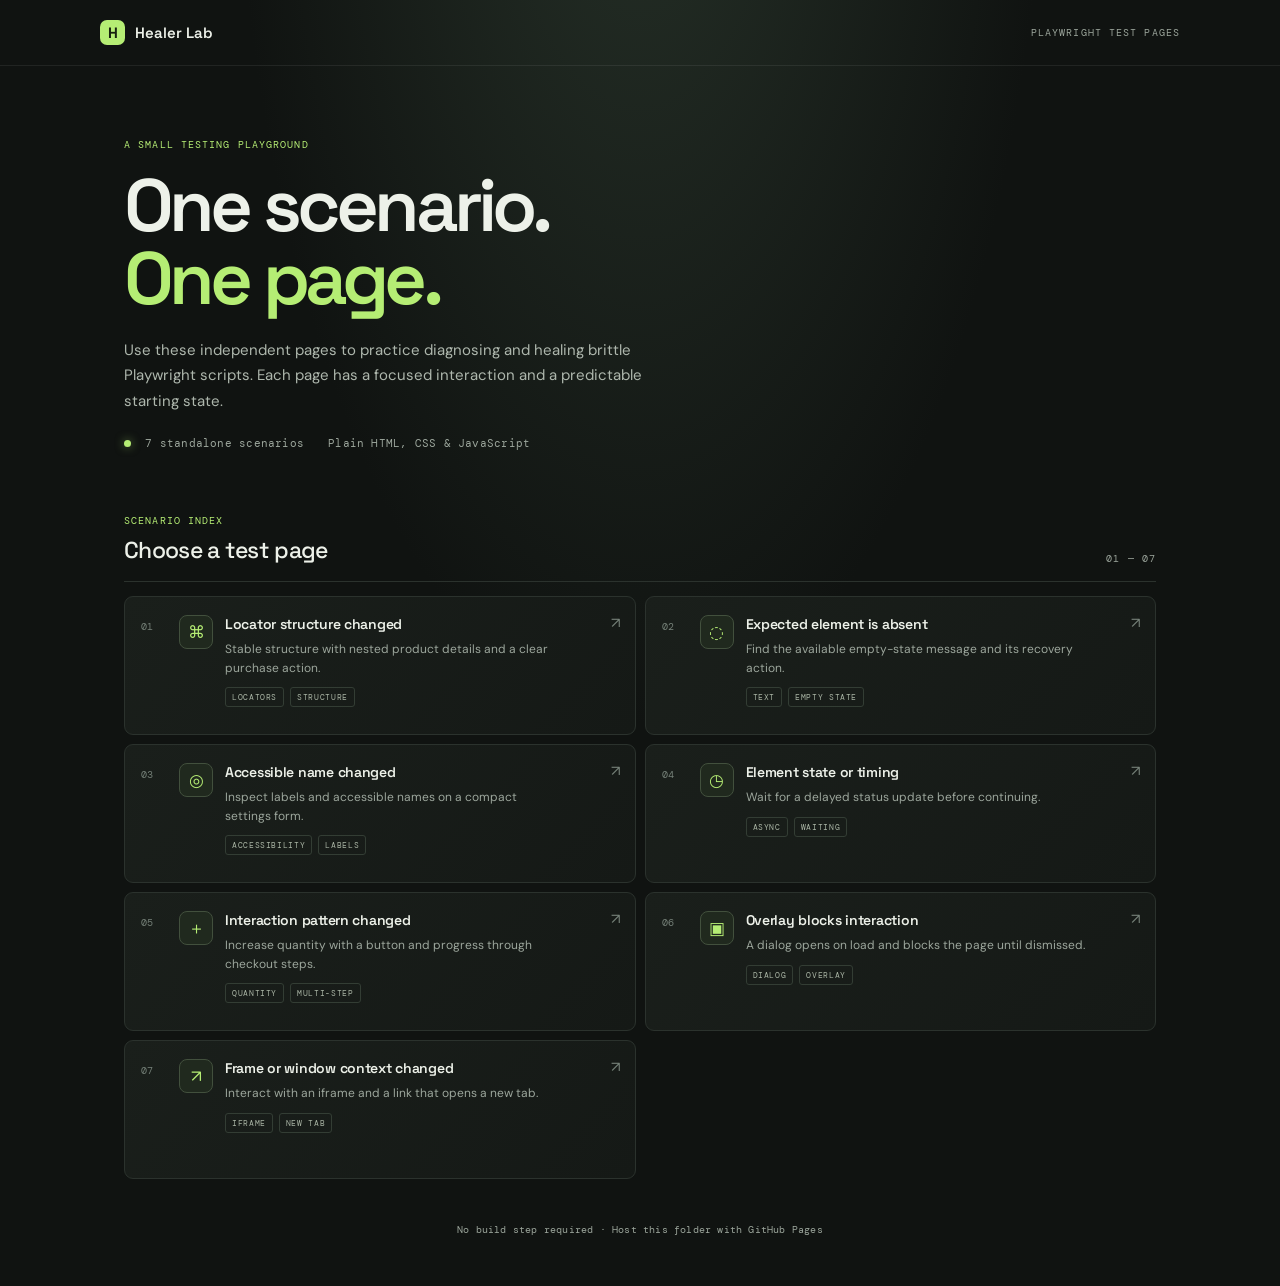
<file: index.html>
<!doctype html>
<html lang="en">
<head>
  <meta charset="utf-8">
  <meta name="viewport" content="width=device-width, initial-scale=1">
  <meta name="description" content="Independent pages for practicing Playwright script healer scenarios.">
  <title>Healer Lab — Playwright scenarios</title>
  <link rel="stylesheet" href="assets/styles.css">
</head>
<body>
  <header class="topbar"><a class="brand" href="index.html"><span class="brand-mark">H</span> Healer Lab</a><span class="topbar-note">PLAYWRIGHT TEST PAGES</span></header>
  <main class="shell">
    <section class="hero">
      <p class="eyebrow">A SMALL TESTING PLAYGROUND</p>
      <h1>One scenario.<br><span>One page.</span></h1>
      <p class="hero-copy">Use these independent pages to practice diagnosing and healing brittle Playwright scripts. Each page has a focused interaction and a predictable starting state.</p>
      <div class="hero-meta"><span><i class="status-dot"></i> 7 standalone scenarios</span><span>Plain HTML, CSS &amp; JavaScript</span></div>
    </section>
    <section class="scenario-section" aria-labelledby="scenario-heading">
      <div class="section-heading"><div><p class="eyebrow">SCENARIO INDEX</p><h2 id="scenario-heading">Choose a test page</h2></div><span class="section-count">01 — 07</span></div>
      <div class="scenario-grid">
        <a class="scenario-card" href="scenarios/locator-structure.html"><span class="card-number">01</span><span class="card-icon">⌘</span><span class="card-content"><strong>Locator structure changed</strong><small>Stable structure with nested product details and a clear purchase action.</small><span class="card-tags"><em>LOCATORS</em><em>STRUCTURE</em></span></span><span class="card-arrow">↗</span></a>
        <a class="scenario-card" href="scenarios/absent-element.html"><span class="card-number">02</span><span class="card-icon">◌</span><span class="card-content"><strong>Expected element is absent</strong><small>Find the available empty-state message and its recovery action.</small><span class="card-tags"><em>TEXT</em><em>EMPTY STATE</em></span></span><span class="card-arrow">↗</span></a>
        <a class="scenario-card" href="scenarios/accessible-name.html"><span class="card-number">03</span><span class="card-icon">◎</span><span class="card-content"><strong>Accessible name changed</strong><small>Inspect labels and accessible names on a compact settings form.</small><span class="card-tags"><em>ACCESSIBILITY</em><em>LABELS</em></span></span><span class="card-arrow">↗</span></a>
        <a class="scenario-card" href="scenarios/element-state.html"><span class="card-number">04</span><span class="card-icon">◷</span><span class="card-content"><strong>Element state or timing</strong><small>Wait for a delayed status update before continuing.</small><span class="card-tags"><em>ASYNC</em><em>WAITING</em></span></span><span class="card-arrow">↗</span></a>
        <a class="scenario-card" href="scenarios/interaction-pattern.html"><span class="card-number">05</span><span class="card-icon">＋</span><span class="card-content"><strong>Interaction pattern changed</strong><small>Increase quantity with a button and progress through checkout steps.</small><span class="card-tags"><em>QUANTITY</em><em>MULTI-STEP</em></span></span><span class="card-arrow">↗</span></a>
        <a class="scenario-card" href="scenarios/overlay.html"><span class="card-number">06</span><span class="card-icon">▣</span><span class="card-content"><strong>Overlay blocks interaction</strong><small>A dialog opens on load and blocks the page until dismissed.</small><span class="card-tags"><em>DIALOG</em><em>OVERLAY</em></span></span><span class="card-arrow">↗</span></a>
        <a class="scenario-card" href="scenarios/frame-context.html"><span class="card-number">07</span><span class="card-icon">↗</span><span class="card-content"><strong>Frame or window context changed</strong><small>Interact with an iframe and a link that opens a new tab.</small><span class="card-tags"><em>IFRAME</em><em>NEW TAB</em></span></span><span class="card-arrow">↗</span></a>
      </div>
    </section>
    <p class="index-foot">No build step required · Host this folder with GitHub Pages</p>
  </main>
  <script src="assets/app.js"></script>
</body>
</html>
</file>
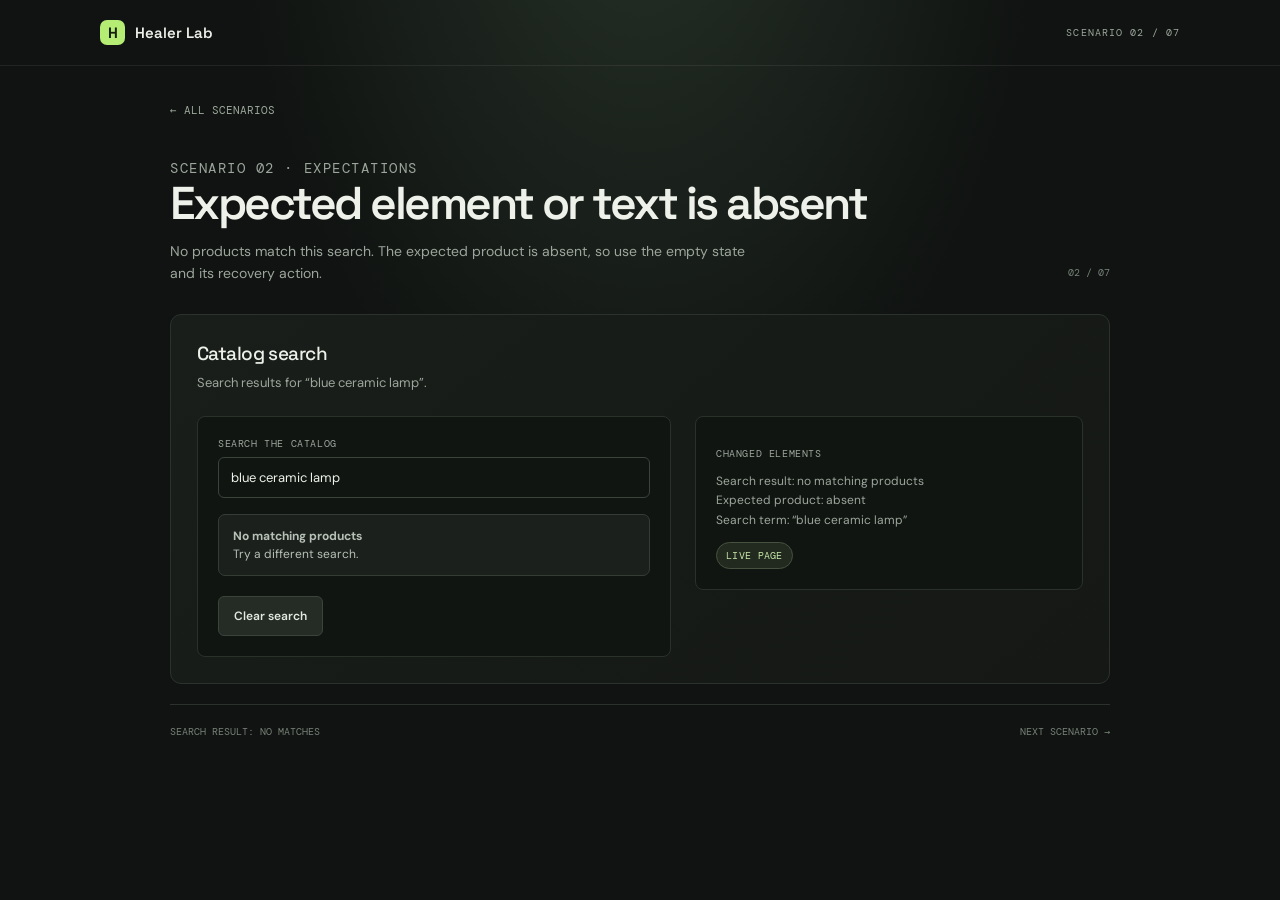
<file: scenarios/absent-element.html>
<!doctype html>
<html lang="en">
  <head>
    <meta charset="utf-8">
    <meta name="viewport" content="width=device-width, initial-scale=1">
    <title>Expected element absent — Healer Lab</title>
    <link rel="stylesheet" href="../assets/styles.css">
  </head>
  <body>
    <header class="topbar">
      <a class="brand" href="../index.html">
        <span class="brand-mark">H</span> Healer Lab
      </a>
      <span class="topbar-note">SCENARIO 02 / 07</span>
    </header>

    <main class="page-shell">
      <a class="back-link" href="../index.html">← ALL SCENARIOS</a>

      <header class="page-header">
        <div>
          <p class="scenario-kicker">SCENARIO 02 · EXPECTATIONS</p>
          <h1>Expected element or text is absent</h1>
          <p>
            No products match this search. The expected product is absent, so
            use the empty state and its recovery action.
          </p>
        </div>
        <span class="scenario-index">02 / 07</span>
      </header>

      <section class="demo-panel">
        <h2>Catalog search</h2>
        <p>Search results for “blue ceramic lamp”.</p>

        <div class="demo-layout">
          <div class="demo-card">
            <div class="field">
              <label class="field-label" for="catalog-search">SEARCH THE CATALOG</label>
              <input
                class="input"
                id="catalog-search"
                type="search"
                value="blue ceramic lamp"
                aria-label="Search the catalog"
              >
            </div>

            <article class="notice neutral" data-testid="empty-state">
              <strong>No matching products</strong><br>
              Try a different search.
            </article>

            <div class="action-row">
              <button
                class="button secondary"
                id="clear-search"
                type="button"
                data-reveal="search-cleared"
              >
                Clear search
              </button>
            </div>
            <div id="search-cleared" class="notice" role="status" hidden>
              Search cleared. Enter a new search term to try again.
            </div>
          </div>

          <aside class="demo-card">
            <p class="field-label">CHANGED ELEMENTS</p>
            <p class="muted">
              Search result: no matching products<br>
              Expected product: absent<br>
              Search term: “blue ceramic lamp”
            </p>
            <span class="state-pill">LIVE PAGE</span>
          </aside>
        </div>
      </section>

      <footer class="scenario-footer">
        <span>SEARCH RESULT: NO MATCHES</span>
        <a href="accessible-name.html">NEXT SCENARIO →</a>
      </footer>
    </main>

    <script src="../assets/app.js"></script>
  </body>
</html>
</file>
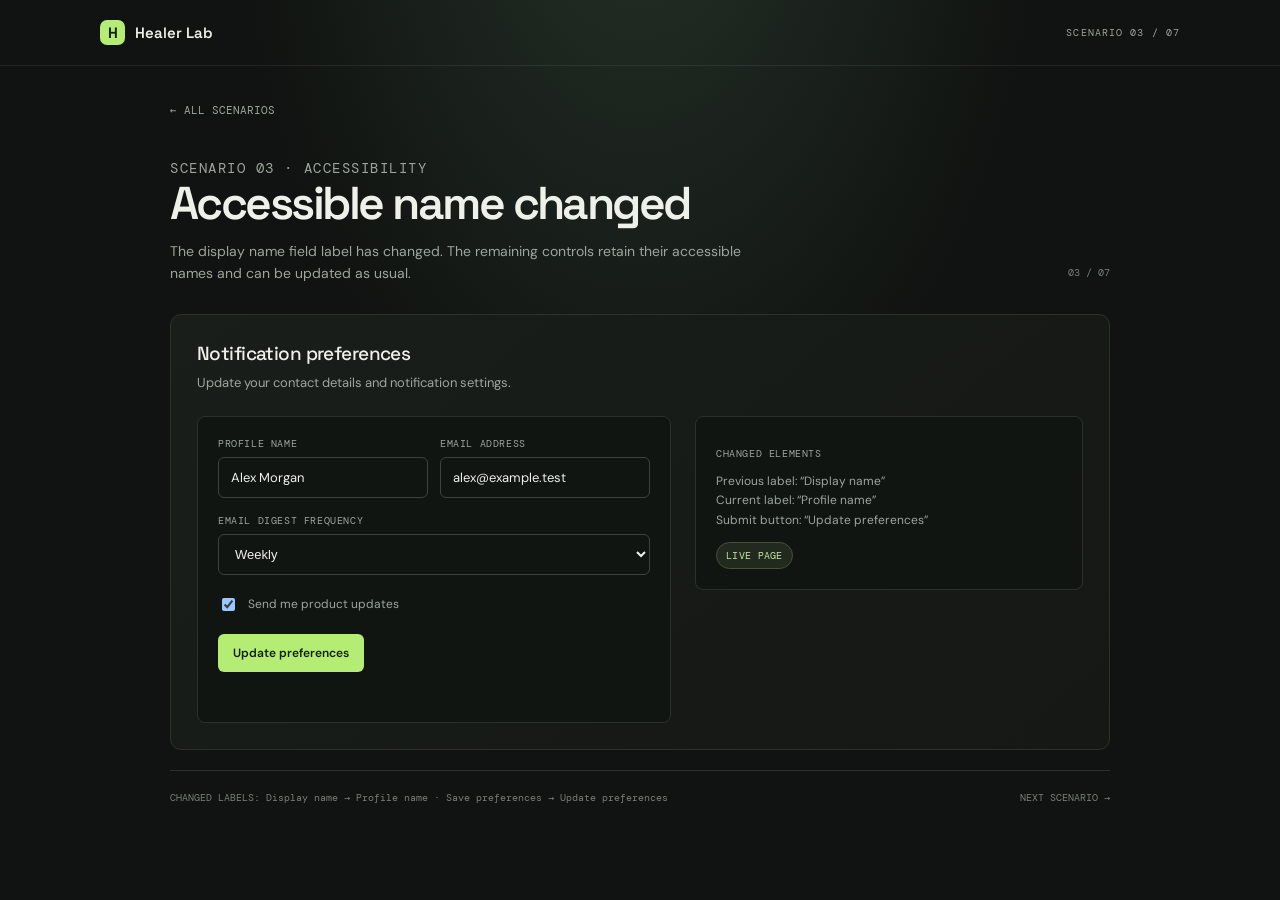
<file: scenarios/accessible-name.html>
<!doctype html>
<html lang="en">
  <head>
    <meta charset="utf-8">
    <meta name="viewport" content="width=device-width, initial-scale=1">
    <title>Accessible name changed — Healer Lab</title>
    <link rel="stylesheet" href="../assets/styles.css">
  </head>
  <body>
    <header class="topbar">
      <a class="brand" href="../index.html">
        <span class="brand-mark">H</span> Healer Lab
      </a>
      <span class="topbar-note">SCENARIO 03 / 07</span>
    </header>

    <main class="page-shell">
      <a class="back-link" href="../index.html">← ALL SCENARIOS</a>

      <header class="page-header">
        <div>
          <p class="scenario-kicker">SCENARIO 03 · ACCESSIBILITY</p>
          <h1>Accessible name changed</h1>
          <p>
            The display name field label has changed. The remaining controls
            retain their accessible names and can be updated as usual.
          </p>
        </div>
        <span class="scenario-index">03 / 07</span>
      </header>

      <section class="demo-panel">
        <h2>Notification preferences</h2>
        <p>Update your contact details and notification settings.</p>

        <div class="demo-layout">
          <form class="demo-card" id="preferences-form">
            <div class="form-grid">
              <div class="field">
                <label class="field-label" for="display-name">PROFILE NAME</label>
                <input
                  class="input"
                  id="display-name"
                  name="displayName"
                  autocomplete="name"
                  value="Alex Morgan"
                >
              </div>
              <div class="field">
                <label class="field-label" for="email-address">EMAIL ADDRESS</label>
                <input
                  class="input"
                  id="email-address"
                  name="email"
                  type="email"
                  autocomplete="email"
                  value="alex@example.test"
                >
              </div>
            </div>

            <div class="field">
              <label class="field-label" for="digest-frequency">EMAIL DIGEST FREQUENCY</label>
              <select class="input" id="digest-frequency" name="digest">
                <option>Daily</option>
                <option selected>Weekly</option>
                <option>Never</option>
              </select>
            </div>

            <label class="action-row" for="product-updates">
              <input id="product-updates" name="productUpdates" type="checkbox" checked>
              <span class="muted">Send me product updates</span>
            </label>

            <div class="action-row">
              <button class="button" type="submit">Update preferences</button>
            </div>
            <div id="preferences-status" class="result-line" role="status" aria-live="polite"></div>
          </form>

          <aside class="demo-card">
            <p class="field-label">CHANGED ELEMENTS</p>
            <p class="muted">
              Previous label: “Display name”<br>
              Current label: “Profile name”<br>
              Submit button: “Update preferences”
            </p>
            <span class="state-pill">LIVE PAGE</span>
          </aside>
        </div>
      </section>

      <footer class="scenario-footer">
        <span>CHANGED LABELS: Display name → Profile name · Save preferences → Update preferences</span>
        <a href="element-state.html">NEXT SCENARIO →</a>
      </footer>
    </main>

    <script src="../assets/app.js"></script>
    <script>
      document.getElementById('preferences-form').addEventListener('submit', event => {
        event.preventDefault();
        document.getElementById('preferences-status').textContent = 'Preferences saved successfully.';
      });
    </script>
  </body>
</html>
</file>
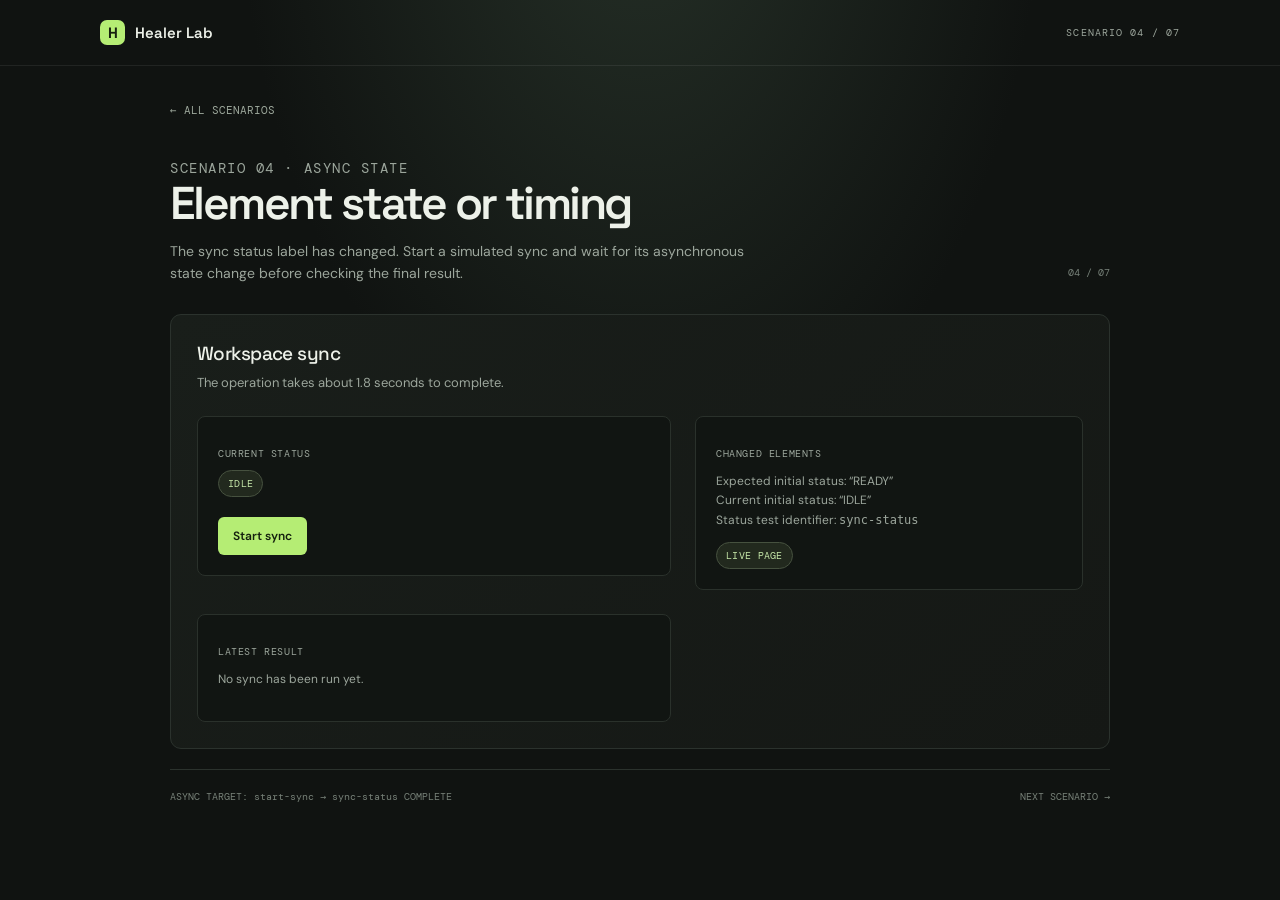
<file: scenarios/element-state.html>
<!doctype html>
<html lang="en">
  <head>
    <meta charset="utf-8">
    <meta name="viewport" content="width=device-width, initial-scale=1">
    <title>Element state or timing — Healer Lab</title>
    <link rel="stylesheet" href="../assets/styles.css">
  </head>
  <body>
    <header class="topbar">
      <a class="brand" href="../index.html">
        <span class="brand-mark">H</span> Healer Lab
      </a>
      <span class="topbar-note">SCENARIO 04 / 07</span>
    </header>

    <main class="page-shell">
      <a class="back-link" href="../index.html">← ALL SCENARIOS</a>

      <header class="page-header">
        <div>
          <p class="scenario-kicker">SCENARIO 04 · ASYNC STATE</p>
          <h1>Element state or timing</h1>
          <p>
            The sync status label has changed. Start a simulated sync and wait
            for its asynchronous state change before checking the final result.
          </p>
        </div>
        <span class="scenario-index">04 / 07</span>
      </header>

      <section class="demo-panel">
        <h2>Workspace sync</h2>
        <p>The operation takes about 1.8 seconds to complete.</p>

        <div class="demo-layout">
          <div class="demo-card">
            <p class="field-label">CURRENT STATUS</p>
            <span class="state-pill" id="sync-status" data-testid="sync-status">IDLE</span>
            <div class="action-row">
              <button class="button" type="button" id="start-sync">Start sync</button>
            </div>
          </div>

          <aside class="demo-card">
            <p class="field-label">CHANGED ELEMENTS</p>
            <p class="muted">
              Expected initial status: “READY”<br>
              Current initial status: “IDLE”<br>
              Status test identifier: <code>sync-status</code>
            </p>
            <span class="state-pill">LIVE PAGE</span>
          </aside>

          <div class="demo-card">
            <p class="field-label">LATEST RESULT</p>
            <p class="muted" id="sync-result" aria-live="polite">No sync has been run yet.</p>
            <div id="sync-done" class="notice" role="status" hidden>
              Workspace is up to date.
            </div>
          </div>
        </div>
      </section>

      <footer class="scenario-footer">
        <span>ASYNC TARGET: start-sync → sync-status COMPLETE</span>
        <a href="overlay.html">NEXT SCENARIO →</a>
      </footer>
    </main>

    <script src="../assets/app.js"></script>
  </body>
</html>
</file>
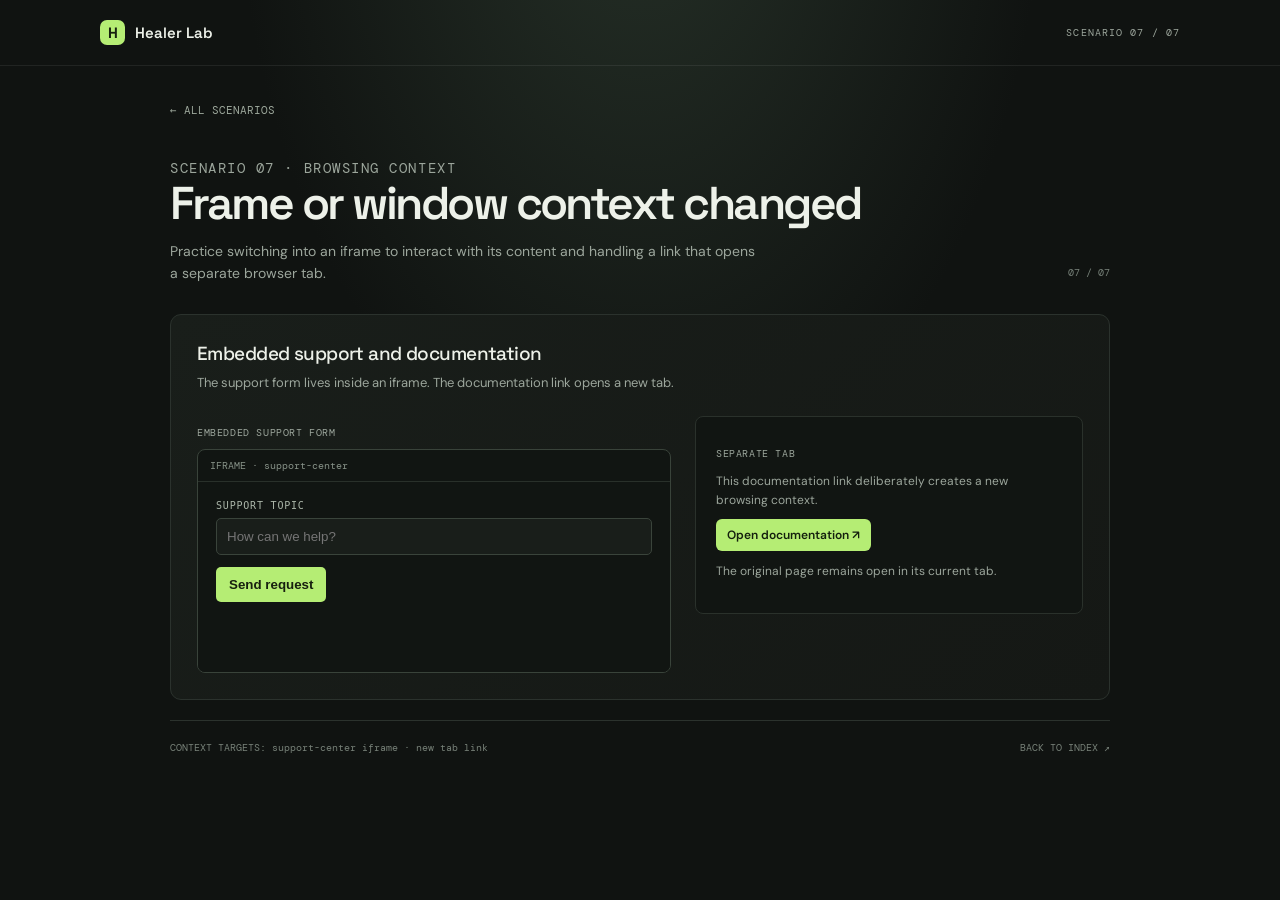
<file: scenarios/frame-context.html>
﻿<!doctype html>
<html lang="en">
<head>
  <meta charset="utf-8">
  <meta name="viewport" content="width=device-width, initial-scale=1">
  <title>Frame or window context — Healer Lab</title>
  <link rel="stylesheet" href="../assets/styles.css">
</head>
<body>
  <header class="topbar">
    <a class="brand" href="../index.html"><span class="brand-mark">H</span> Healer Lab</a>
    <span class="topbar-note">SCENARIO 07 / 07</span>
  </header>

  <main class="page-shell">
    <a class="back-link" href="../index.html">← ALL SCENARIOS</a>

    <header class="page-header">
      <div>
        <p class="scenario-kicker">SCENARIO 07 · BROWSING CONTEXT</p>
        <h1>Frame or window context changed</h1>
        <p>Practice switching into an iframe to interact with its content and handling a link that opens a separate browser tab.</p>
      </div>
      <span class="scenario-index">07 / 07</span>
    </header>

    <section class="demo-panel">
      <h2>Embedded support and documentation</h2>
      <p>The support form lives inside an iframe. The documentation link opens a new tab.</p>

      <div class="demo-layout">
        <div>
          <p class="field-label">EMBEDDED SUPPORT FORM</p>
          <div class="frame-wrap">
            <div class="frame-caption">IFRAME · support-center</div>
            <iframe
              name="support-center"
              title="Embedded support form"
              srcdoc="<!doctype html><html lang='en'><meta charset='utf-8'><meta name='viewport' content='width=device-width'><style>body{margin:0;padding:18px;background:#111512;color:#edf1e9;font:13px Arial,sans-serif}label{display:block;color:#aab5a8;font:10px monospace;letter-spacing:.08em;margin:0 0 7px}input{box-sizing:border-box;width:100%;padding:10px;background:#191e1a;border:1px solid #3a443b;border-radius:5px;color:#edf1e9;margin:0 0 12px}button{padding:10px 13px;background:#b5ed74;border:0;border-radius:5px;color:#17200f;font-weight:bold;cursor:pointer}#status{color:#b5ed74;font:12px Arial;margin-top:12px}</style><form id='support-form'><label for='topic'>SUPPORT TOPIC</label><input id='topic' name='topic' aria-label='Support topic' placeholder='How can we help?'><button type='submit'>Send request</button><p id='status' role='status' aria-live='polite'></p></form><script>document.getElementById('support-form').addEventListener('submit',function(e){e.preventDefault();document.getElementById('status').textContent='Support request sent.'})<\/script></html>">
            </iframe>
          </div>
        </div>

        <aside class="demo-card">
          <p class="field-label">SEPARATE TAB</p>
          <p class="muted">This documentation link deliberately creates a new browsing context.</p>
          <a class="button small" href="https://example.com" target="_blank" rel="noopener">Open documentation ↗</a>
          <p class="muted" style="margin-top:18px">The original page remains open in its current tab.</p>
        </aside>
      </div>
    </section>

    <footer class="scenario-footer">
      <span>CONTEXT TARGETS: support-center iframe · new tab link</span>
      <a href="../index.html">BACK TO INDEX ↗</a>
    </footer>
  </main>
</body>
</html>
</file>
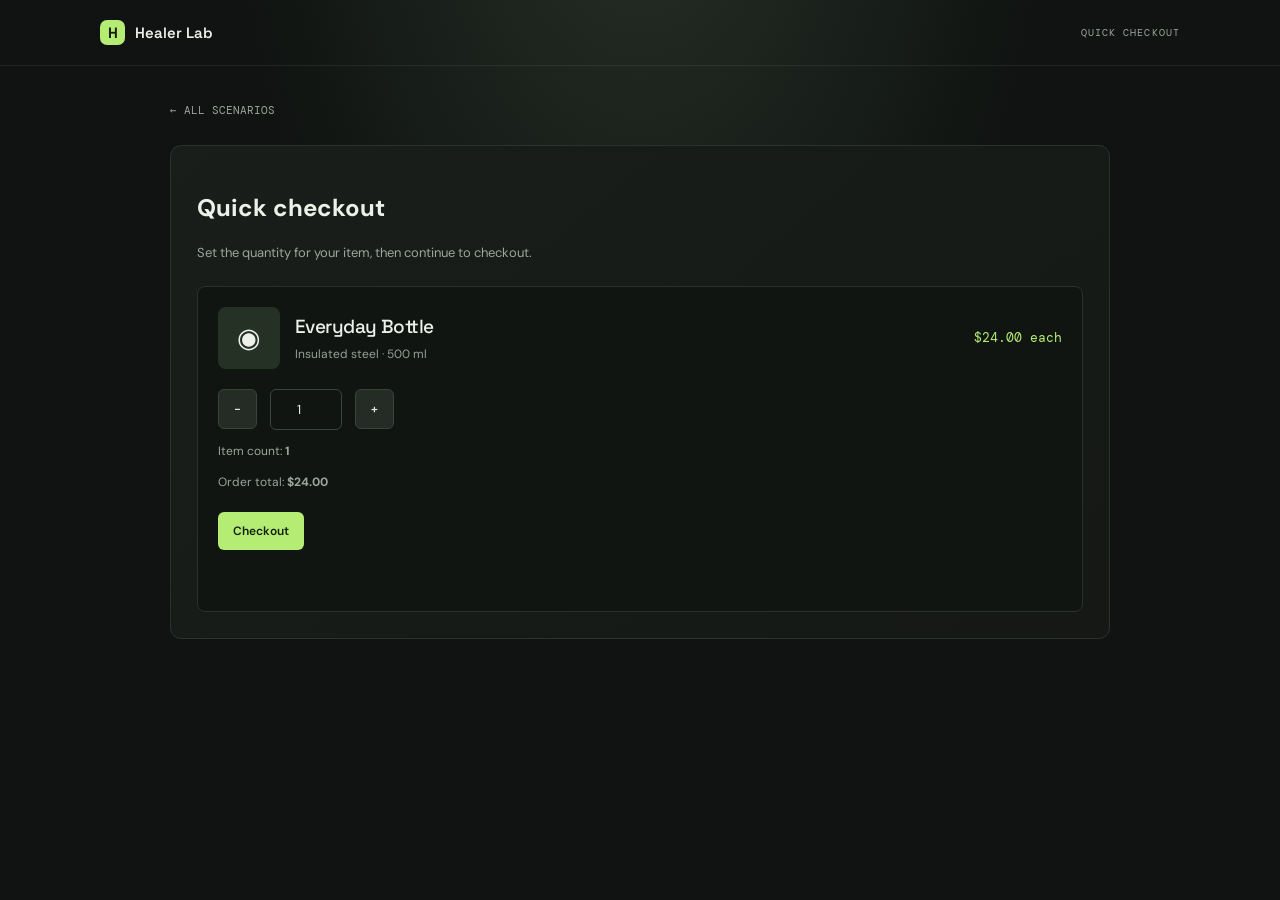
<file: scenarios/interaction-pattern.html>
<!doctype html>
<html lang="en">
<head>
  <meta charset="utf-8">
  <meta name="viewport" content="width=device-width, initial-scale=1">
  <title>Quick checkout — Healer Lab</title>
  <link rel="stylesheet" href="../assets/styles.css">
</head>
<body>
  <header class="topbar">
    <a class="brand" href="../index.html"><span class="brand-mark">H</span> Healer Lab</a>
    <span class="topbar-note">QUICK CHECKOUT</span>
  </header>

  <main class="page-shell">
    <a class="back-link" href="../index.html">← ALL SCENARIOS</a>

    <section class="demo-panel" aria-labelledby="checkout-title">
      <h1 id="checkout-title">Quick checkout</h1>
      <p>Set the quantity for your item, then continue to checkout.</p>

      <article class="demo-card" aria-label="Everyday Bottle product">
        <div class="product-row">
          <div class="product-art" aria-hidden="true">◉</div>
          <div>
            <h2>Everyday Bottle</h2>
            <p>Insulated steel · 500 ml</p>
          </div>
          <span class="product-price">$24.00 each</span>
        </div>

        <div class="action-row quantity-control" aria-label="Product quantity controls">
          <button class="button secondary" id="decrease-quantity" type="button" aria-label="Decrease quantity">−</button>
          <input
            id="product-quantity"
            class="input quantity-input"
            type="number"
            name="productQuantity"
            min="1"
            step="1"
            value="1"
            inputmode="numeric"
            autocomplete="off"
            aria-label="Item quantity"
            style="width: 72px; text-align: center;"
          >
          <button class="button secondary" id="increase-quantity" type="button" aria-label="Increase quantity">+</button>
        </div>

        <p class="muted">Item count: <strong id="item-count" aria-live="polite">1</strong></p>
        <p class="muted">Order total: <strong id="order-total">$24.00</strong></p>

        <div class="action-row">
          <button class="button" id="checkout-button" type="button">Checkout</button>
        </div>
        <p id="checkout-status" class="result-line" role="status" aria-live="polite"></p>
      </article>
    </section>
  </main>

  <script>
    const quantityValue = document.getElementById('product-quantity');
    const itemCount = document.getElementById('item-count');
    const orderTotal = document.getElementById('order-total');
    const checkoutStatus = document.getElementById('checkout-status');
    const unitPrice = 24;

    function updateOrder(quantity) {
      const safeQuantity = Math.max(1, Math.floor(quantity));
      quantityValue.value = String(safeQuantity);
      itemCount.textContent = String(safeQuantity);
      orderTotal.textContent = `$${(unitPrice * safeQuantity).toFixed(2)}`;
      checkoutStatus.textContent = '';
    }

    quantityValue.addEventListener('input', () => {
      const quantity = Number(quantityValue.value);
      if (Number.isInteger(quantity) && quantity >= 1) {
        itemCount.textContent = String(quantity);
        orderTotal.textContent = `$${(unitPrice * quantity).toFixed(2)}`;
        checkoutStatus.textContent = '';
      }
    });

    quantityValue.addEventListener('change', () => {
      const quantity = Number(quantityValue.value);
      updateOrder(Number.isInteger(quantity) && quantity >= 1 ? quantity : 1);
    });

    document.getElementById('increase-quantity').addEventListener('click', () => {
      updateOrder(Number(quantityValue.value) + 1);
    });

    document.getElementById('decrease-quantity').addEventListener('click', () => {
      updateOrder(Number(quantityValue.value) - 1);
    });

    document.getElementById('checkout-button').addEventListener('click', () => {
      const count = Number(quantityValue.value);
      checkoutStatus.textContent = `Checkout started for ${count} ${count === 1 ? 'item' : 'items'}.`;
    });
  </script>
</body>
</html>
</file>
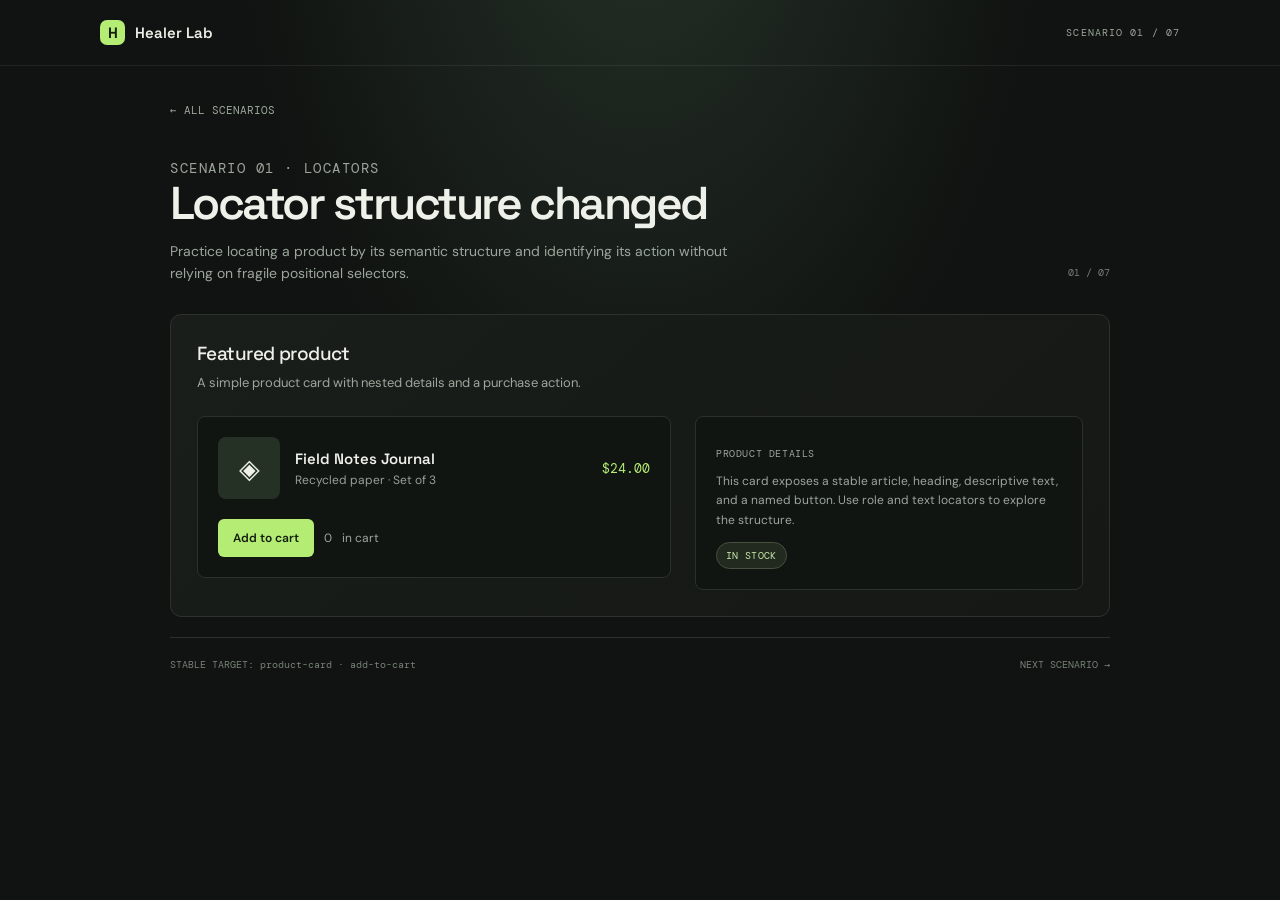
<file: scenarios/locator-structure.html>
<!doctype html><html lang="en"><head><meta charset="utf-8"><meta name="viewport" content="width=device-width, initial-scale=1"><title>Locator structure changed — Healer Lab</title><link rel="stylesheet" href="../assets/styles.css"></head><body><header class="topbar"><a class="brand" href="../index.html"><span class="brand-mark">H</span> Healer Lab</a><span class="topbar-note">SCENARIO 01 / 07</span></header><main class="page-shell"><a class="back-link" href="../index.html">← ALL SCENARIOS</a><header class="page-header"><div><p class="scenario-kicker">SCENARIO 01 · LOCATORS</p><h1>Locator structure changed</h1><p>Practice locating a product by its semantic structure and identifying its action without relying on fragile positional selectors.</p></div><span class="scenario-index">01 / 07</span></header><section class="demo-panel"><h2>Featured product</h2><p>A simple product card with nested details and a purchase action.</p><div class="demo-layout"><article class="demo-card" data-testid="product-card"><div class="product-row"><div class="product-art" aria-hidden="true">◈</div><div><h3>Field Notes Journal</h3><p>Recycled paper · Set of 3</p></div><span class="product-price">$24.00</span></div><div class="action-row"><button class="button" id="add-to-cart" type="button" aria-label="Add Field Notes Journal to cart" data-reveal="cart-confirmation">Add to cart</button><span id="cart-count" class="muted" aria-live="polite">0</span><span class="muted">in cart</span></div><div id="cart-confirmation" class="notice" role="status" hidden>Field Notes Journal added to your cart.</div></article><aside class="demo-card"><p class="field-label">PRODUCT DETAILS</p><p class="muted">This card exposes a stable article, heading, descriptive text, and a named button. Use role and text locators to explore the structure.</p><span class="state-pill">IN STOCK</span></aside></div></section><footer class="scenario-footer"><span>STABLE TARGET: product-card · add-to-cart</span><a href="absent-element.html">NEXT SCENARIO →</a></footer></main><script src="../assets/app.js"></script></body></html>
</file>
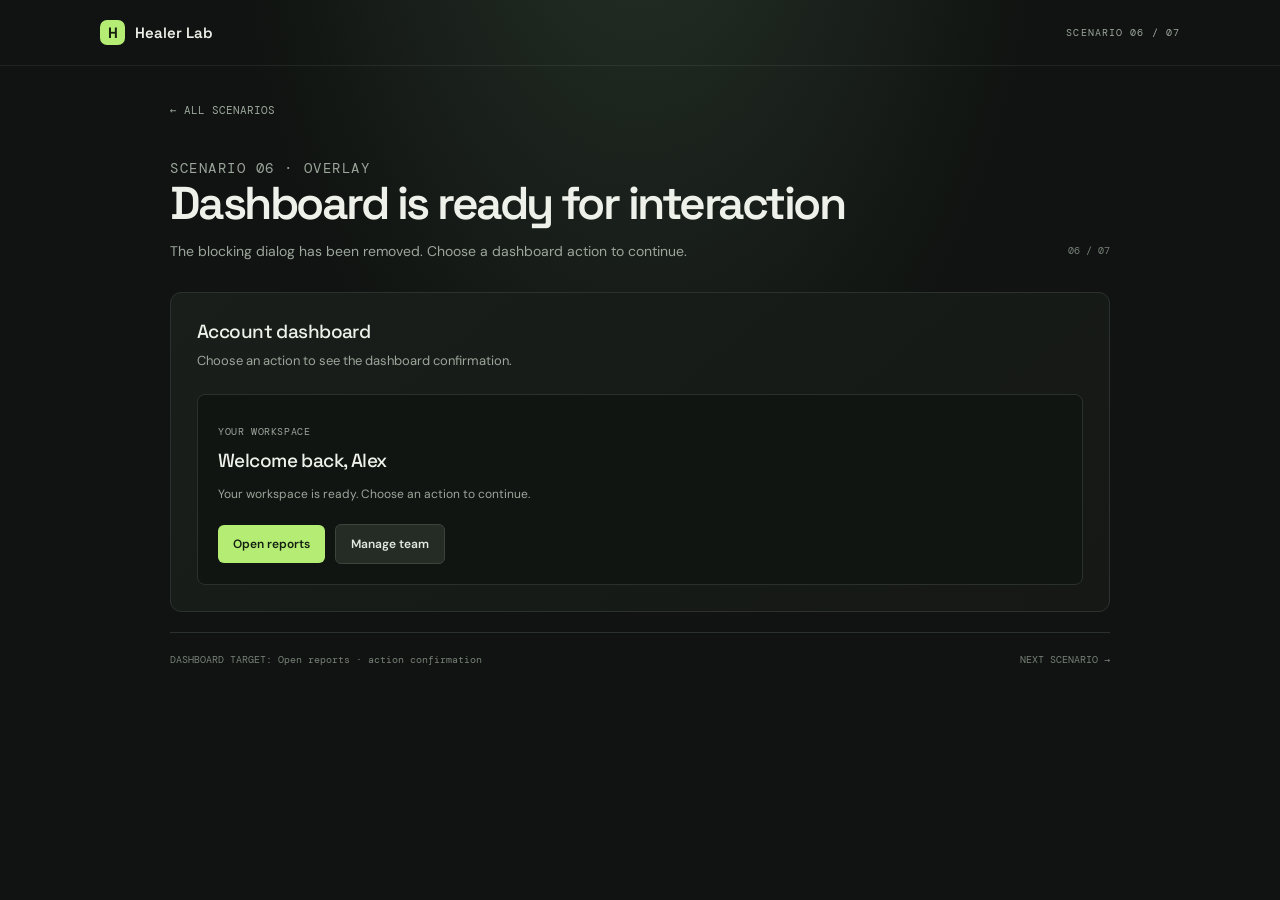
<file: scenarios/overlay.html>
﻿<!doctype html>
<html lang="en">
<head>
  <meta charset="utf-8">
  <meta name="viewport" content="width=device-width, initial-scale=1">
  <title>Overlay removed — Healer Lab</title>
  <link rel="stylesheet" href="../assets/styles.css">
</head>
<body>
  <header class="topbar">
    <a class="brand" href="../index.html"><span class="brand-mark">H</span> Healer Lab</a>
    <span class="topbar-note">SCENARIO 06 / 07</span>
  </header>

  <main class="page-shell">
    <a class="back-link" href="../index.html">← ALL SCENARIOS</a>

    <header class="page-header">
      <div>
        <p class="scenario-kicker">SCENARIO 06 · OVERLAY</p>
        <h1>Dashboard is ready for interaction</h1>
        <p>The blocking dialog has been removed. Choose a dashboard action to continue.</p>
      </div>
      <span class="scenario-index">06 / 07</span>
    </header>

    <section class="demo-panel">
      <h2>Account dashboard</h2>
      <p>Choose an action to see the dashboard confirmation.</p>

      <div class="demo-card">
        <p class="field-label">YOUR WORKSPACE</p>
        <h2>Welcome back, Alex</h2>
        <p class="muted">Your workspace is ready. Choose an action to continue.</p>
        <div class="action-row">
          <button class="button" type="button" data-reveal="dashboard-result">Open reports</button>
          <button class="button secondary" type="button" data-reveal="dashboard-result">Manage team</button>
        </div>
        <div id="dashboard-result" class="notice" role="status" hidden>
          Dashboard action selected.
        </div>
      </div>
    </section>

    <footer class="scenario-footer">
      <span>DASHBOARD TARGET: Open reports · action confirmation</span>
      <a href="frame-context.html">NEXT SCENARIO →</a>
    </footer>
  </main>

  <script src="../assets/app.js"></script>
</body>
</html>
</file>
<file: assets/styles.css>
@import url('https://fonts.googleapis.com/css2?family=DM+Mono:wght@400;500&family=DM+Sans:wght@400;500;600;700&family=Space+Grotesk:wght@400;500;600;700&display=swap');
:root{color-scheme:dark;--bg:#101311;--panel:#171b18;--panel2:#1c211d;--line:#2b322d;--text:#edf1e9;--muted:#9ca69c;--green:#b5ed74;--green-dark:#20311b;--mono:'DM Mono',monospace;--sans:'DM Sans',sans-serif;--display:'Space Grotesk',sans-serif}
*{box-sizing:border-box}html{scroll-behavior:smooth}body{margin:0;background:var(--bg);color:var(--text);font-family:var(--sans);min-height:100vh;background-image:radial-gradient(ellipse at 50% -20%,#263128 0,transparent 45%)}a{color:inherit;text-decoration:none}button,input{font:inherit}.topbar{height:66px;padding:0 max(28px,calc((100vw - 1080px)/2));border-bottom:1px solid #ffffff12;display:flex;align-items:center;justify-content:space-between}.brand{font:600 15px var(--display);display:flex;gap:10px;align-items:center}.brand-mark{width:25px;height:25px;background:var(--green);color:#17200f;border-radius:7px;display:grid;place-items:center;font-weight:700}.topbar-note,.eyebrow,.section-count,.card-tags,.hero-meta,.index-foot,.scenario-kicker,.field-label,.step-label{font:10px var(--mono);letter-spacing:.11em;color:var(--muted)}.shell{max-width:1080px;margin:auto;padding:72px 24px 40px}.hero{max-width:660px;margin-bottom:64px}.eyebrow{color:var(--green);margin:0 0 18px}.hero h1{font:600 clamp(46px,7vw,74px)/.99 var(--display);letter-spacing:-.065em;margin:0}.hero h1 span{color:var(--green)}.hero-copy{max-width:530px;color:#aeb7ad;line-height:1.7;font-size:15px;margin:22px 0}.hero-meta{display:flex;gap:24px;letter-spacing:.02em;font-size:11px}.status-dot{display:inline-block;width:7px;height:7px;border-radius:50%;background:var(--green);margin-right:7px;box-shadow:0 0 10px #b5ed7480}.section-heading{display:flex;justify-content:space-between;align-items:end;border-bottom:1px solid var(--line);padding-bottom:16px;margin-bottom:14px}.section-heading .eyebrow{margin:0 0 8px}.section-heading h2{font:500 23px var(--display);margin:0;letter-spacing:-.03em}.section-count{font-size:10px}.scenario-grid{display:grid;grid-template-columns:1fr 1fr;gap:9px}.scenario-card{position:relative;min-height:139px;padding:18px 40px 16px 16px;display:grid;grid-template-columns:28px 36px 1fr;gap:10px;background:linear-gradient(135deg,#1a1f1b,#151916);border:1px solid var(--line);border-radius:9px;transition:border-color .2s,transform .2s,background .2s}.scenario-card:hover{border-color:#6c8f50;transform:translateY(-2px);background:#1d241f}.card-number{font:10px var(--mono);color:#758078;padding-top:5px}.card-icon{width:34px;height:34px;display:grid;place-items:center;border:1px solid #42503d;background:#20291e;color:var(--green);border-radius:8px;font-size:17px}.card-content{display:flex;flex-direction:column;align-items:flex-start;gap:7px}.card-content strong{font:600 14px var(--display);letter-spacing:-.02em}.card-content small{font:12px/1.55 var(--sans);color:#9ca69c;max-width:340px}.card-tags{display:flex;gap:6px;margin-top:3px}.card-tags em{font-style:normal;font-size:8px;letter-spacing:.08em;padding:4px 6px;border:1px solid #333d34;border-radius:3px;color:#aab5a5}.card-arrow{position:absolute;right:15px;top:16px;color:#758078;font-size:15px}.index-foot{text-align:center;padding:34px 0 0;letter-spacing:.02em;font-size:10px}.page-shell{width:min(940px,calc(100% - 40px));margin:0 auto;padding:32px 0 70px}.back-link{display:inline-flex;align-items:center;gap:8px;color:#9da89c;font:11px var(--mono);margin-bottom:28px}.back-link:hover{color:var(--green)}.scenario-kicker{color:var(--green);margin:0 0 12px}.page-header{display:flex;justify-content:space-between;align-items:end;margin-bottom:30px}.page-header h1{font:600 clamp(30px,5vw,46px)/1.05 var(--display);letter-spacing:-.055em;margin:0}.page-header p{color:#9ca69c;line-height:1.6;margin:12px 0 0;max-width:590px;font-size:14px}.scenario-index{font:10px var(--mono);color:#768078;white-space:nowrap;padding-bottom:5px}.demo-panel{background:linear-gradient(140deg,#191e1a,#151815);border:1px solid var(--line);border-radius:11px;padding:26px;min-height:300px}.demo-panel h2{font:500 19px var(--display);margin:0 0 7px;letter-spacing:-.03em}.demo-panel>p{font-size:13px;line-height:1.6;color:#9ca69c;margin:0 0 22px}.demo-layout{display:grid;grid-template-columns:1.1fr .9fr;gap:24px;align-items:start}.demo-card{background:#111512;border:1px solid #2a312b;border-radius:8px;padding:20px}.product-row{display:flex;align-items:center;gap:15px}.product-art{width:62px;height:62px;display:grid;place-items:center;background:#263126;border-radius:8px;font-size:27px}.product-row h3{font:600 15px var(--display);margin:0 0 4px}.product-row p{font-size:12px;color:#96a096;margin:0}.product-price{margin-left:auto;font:13px var(--mono);color:var(--green)}.action-row{display:flex;gap:10px;align-items:center;margin-top:20px}.button{border:0;border-radius:6px;padding:11px 15px;background:var(--green);color:#14200e;font:600 12px var(--sans);cursor:pointer;transition:filter .15s,transform .15s}.button:hover{filter:brightness(1.08);transform:translateY(-1px)}.button:disabled{opacity:.45;cursor:not-allowed;transform:none}.button.secondary{background:#252c26;border:1px solid #3a443b;color:#e2e9df}.button.ghost{background:transparent;color:#c2cdc0;border:1px solid #394139}.button.small{padding:8px 11px}.button.danger{background:#492925;color:#ffd4ca}.notice{border-radius:7px;background:#20291e;border:1px solid #3b5032;color:#d2e8c5;padding:12px 14px;font-size:12px;line-height:1.5}.notice.neutral{background:#1b201c;border-color:#343d35;color:#b7c0b7}.notice.warning{background:#30271a;border-color:#59432b;color:#eed5a4}.notice[hidden]{display:none}.field{display:flex;flex-direction:column;gap:7px;margin-bottom:16px}.field-label{font-size:10px;letter-spacing:.06em}.input{background:#111512;border:1px solid #3a443b;color:var(--text);border-radius:6px;padding:11px 12px;outline:none;width:100%;font-size:13px}.input:focus{border-color:var(--green);box-shadow:0 0 0 3px #b5ed7415}.input::placeholder{color:#68736a}.form-grid{display:grid;grid-template-columns:1fr 1fr;gap:0 12px}.muted{color:#9ca69c;font-size:12px;line-height:1.6}.result-line{font:11px var(--mono);color:var(--green);min-height:18px;margin-top:12px}.state-pill{display:inline-flex;padding:6px 9px;border-radius:20px;border:1px solid #46513f;background:#22291e;color:#c6e7a9;font:10px var(--mono);letter-spacing:.03em}.progress-track{height:5px;background:#272e28;border-radius:5px;margin:18px 0 7px;overflow:hidden}.progress-track span{display:block;height:100%;background:var(--green);width:0;transition:width .3s}.step-label{letter-spacing:.04em;font-size:10px}.quantity-control{display:flex;align-items:center;gap:13px}.quantity-value{font:16px var(--mono);min-width:26px;text-align:center}.modal-backdrop{position:fixed;inset:0;z-index:10;background:#070a08c7;display:grid;place-items:center;padding:20px;backdrop-filter:blur(3px)}.modal-backdrop[hidden]{display:none}.modal{width:min(430px,100%);background:#191e1a;border:1px solid #3c493d;border-radius:11px;padding:26px;box-shadow:0 25px 90px #0009}.modal h2{font:600 23px var(--display);letter-spacing:-.04em;margin:0 0 9px}.modal p{color:#a8b2a7;font-size:13px;line-height:1.65;margin:0 0 20px}.modal-icon{width:42px;height:42px;border-radius:10px;background:#27331f;color:var(--green);display:grid;place-items:center;font-size:20px;margin-bottom:18px}.frame-wrap{border:1px solid #39433a;border-radius:8px;overflow:hidden;background:#111512}.frame-wrap iframe{display:block;width:100%;height:190px;border:0}.frame-caption{font:10px var(--mono);color:#879288;padding:9px 12px;border-bottom:1px solid #29302a}.inline-link{color:var(--green);text-decoration:underline;text-underline-offset:3px}.scenario-footer{display:flex;justify-content:space-between;gap:20px;padding-top:20px;margin-top:20px;border-top:1px solid var(--line);font:10px var(--mono);color:#778178}.scenario-footer a:hover{color:var(--green)}
@media(max-width:700px){.shell{padding-top:50px}.hero{margin-bottom:45px}.scenario-grid{grid-template-columns:1fr}.scenario-card{min-height:125px}.page-header{align-items:start}.scenario-index{padding-top:4px}.demo-layout{grid-template-columns:1fr}.demo-panel{padding:18px}.topbar{padding:0 20px}.topbar-note{font-size:8px}.hero-meta{flex-wrap:wrap;gap:10px 18px}}

.is-hidden{display:none!important}
</file>
